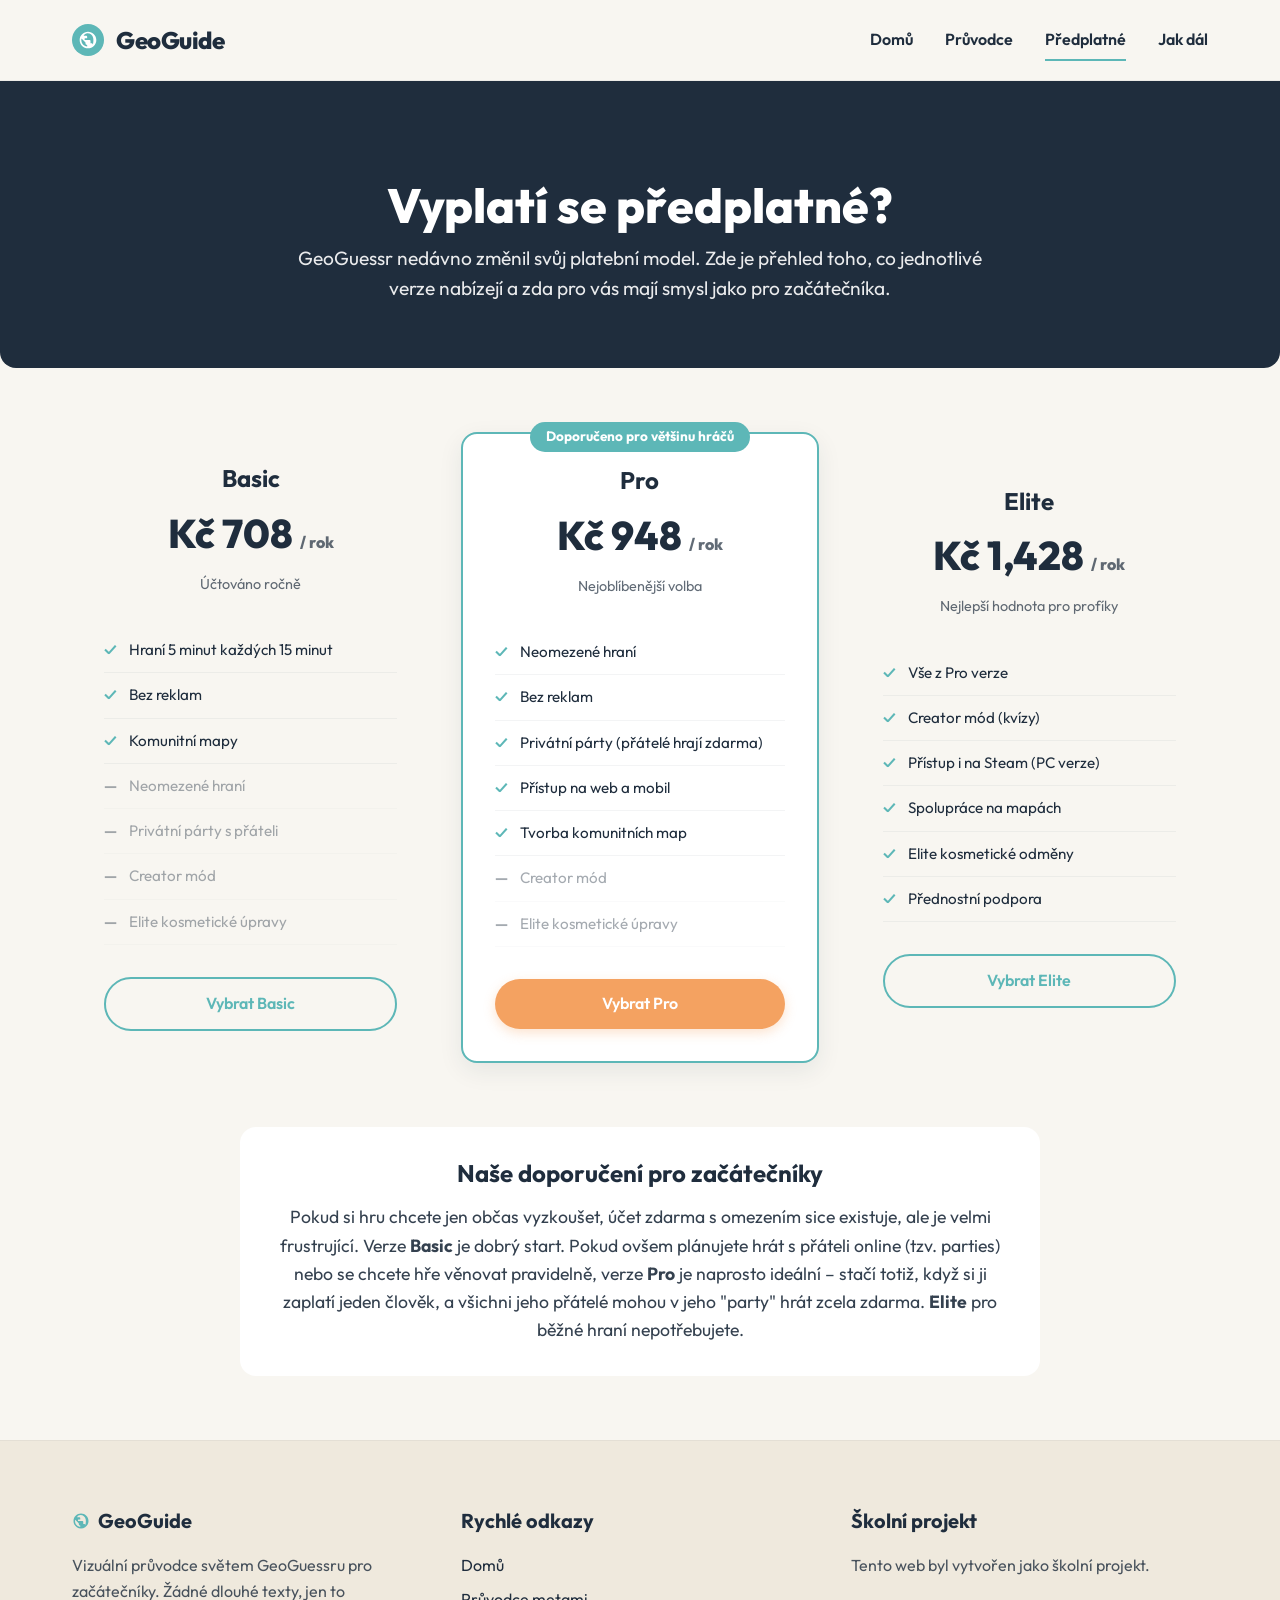
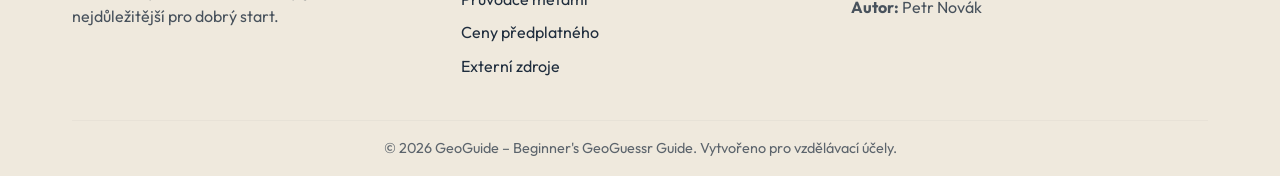
<file: pricing.html>
<!DOCTYPE html>
<html lang="cs">

<head>
    <meta charset="UTF-8">
    <meta name="viewport" content="width=device-width, initial-scale=1.0">
    <title>Předplatné | GeoGuide</title>
    <link rel="preconnect" href="https://fonts.googleapis.com">
    <link rel="preconnect" href="https://fonts.gstatic.com" crossorigin>
    <link href="https://fonts.googleapis.com/css2?family=Outfit:wght@400;600;700;800&display=swap" rel="stylesheet">
    <link rel="stylesheet" href="css/style.css">
    <link rel="icon"
        href="data:image/svg+xml,<svg xmlns=%22http://www.w3.org/2000/svg%22 viewBox=%220 0 100 100%22><text y=%22.9em%22 font-size=%2290%22>🌍</text></svg>">
</head>

<body>

    <!-- Header Overlay -->
    <div class="header__overlay" aria-hidden="true"></div>

    <!-- Header / Navigation -->
    <header class="header">
        <div class="container header__container">
            <a href="index.html" class="header__logo-link">
                <div class="header__logo-icon">
                    <svg viewBox="0 0 24 24" xmlns="http://www.w3.org/2000/svg">
                        <path
                            d="M12 2C6.48 2 2 6.48 2 12C2 17.52 6.48 22 12 22C17.52 22 22 17.52 22 12C22 6.48 17.52 2 12 2ZM11 19.93C7.05 19.43 4 16.05 4 12C4 11.38 4.08 10.79 4.21 10.21L9 15V16C9 17.1 9.9 18 11 18V19.93ZM17.9 17.39C17.64 16.58 16.9 16 16 16H15V13C15 12.45 14.55 12 14 12H8V10.5C8 10.22 8.22 10 8.5 10H11V8C11 7.45 10.55 7 10 7H6.74C7.57 5.22 9.3 4 11.3 4C14.73 4 17.58 6.42 18.23 9.69C18.66 11.83 18.52 14.7 17.9 17.39Z" />
                    </svg>
                </div>
                <span class="header__logo-text">GeoGuide</span>
            </a>

            <button class="header__mobile-btn" aria-label="Toggle menu" aria-expanded="false">
                <span class="header__hamburger"></span>
            </button>

            <nav>
                <menu class="header__nav-list">
                    <li><a href="index.html" class="header__nav-link">Domů</a></li>
                    <li><a href="guide.html" class="header__nav-link">Průvodce</a></li>
                    <li><a href="pricing.html" class="header__nav-link header__nav-link--active">Předplatné</a></li>
                    <li><a href="resources.html" class="header__nav-link">Jak dál</a></li>
                </menu>
            </nav>
        </div>
    </header>

    <main class="main">
        <!-- Page Intro Banner -->
        <section class="page-intro">
            <div class="container reveal">
                <h1 class="page-intro__title">Vyplatí se předplatné?</h1>
                <p class="page-intro__desc">GeoGuessr nedávno změnil svůj platební model. Zde je přehled toho, co jednotlivé
                    verze nabízejí a zda pro vás mají smysl jako pro začátečníka.</p>
            </div>
        </section>

        <!-- Pricing Section -->
        <section class="section section--no-pt">
            <div class="container">
                <div class="pricing-grid">

                    <!-- Basic Plan -->
                    <article class="card pricing-card reveal" style="transition-delay: 0.1s;">
                        <h2 class="pricing-card__title">Basic</h2>
                        <div class="pricing-card__price">Kč 708 <span>/ rok</span></div>
                        <p class="pricing-card__period">Účtováno ročně</p>
                        <ul class="pricing-card__features">
                            <li class="pricing-card__feature">Hraní 5 minut každých 15 minut</li>
                            <li class="pricing-card__feature">Bez reklam</li>
                            <li class="pricing-card__feature">Komunitní mapy</li>
                            <li class="pricing-card__feature pricing-card__feature--disabled">Neomezené hraní</li>
                            <li class="pricing-card__feature pricing-card__feature--disabled">Privátní párty s přáteli</li>
                            <li class="pricing-card__feature pricing-card__feature--disabled">Creator mód</li>
                            <li class="pricing-card__feature pricing-card__feature--disabled">Elite kosmetické úpravy</li>
                        </ul>
                        <a href="https://www.geoguessr.com/pro" target="_blank" class="btn btn--secondary btn--full pricing-card__btn">Vybrat Basic</a>
                    </article>

                    <!-- Pro Plan (Recommended) -->
                    <article class="card pricing-card pricing-card--popular reveal" style="transition-delay: 0.2s;">
                        <div class="pricing-card__badge">Doporučeno pro většinu hráčů</div>
                        <h2 class="pricing-card__title">Pro</h2>
                        <div class="pricing-card__price">Kč 948 <span>/ rok</span></div>
                        <p class="pricing-card__period">Nejoblíbenější volba</p>
                        <ul class="pricing-card__features">
                            <li class="pricing-card__feature">Neomezené hraní</li>
                            <li class="pricing-card__feature">Bez reklam</li>
                            <li class="pricing-card__feature">Privátní párty (přátelé hrají zdarma)</li>
                            <li class="pricing-card__feature">Přístup na web a mobil</li>
                            <li class="pricing-card__feature">Tvorba komunitních map</li>
                            <li class="pricing-card__feature pricing-card__feature--disabled">Creator mód</li>
                            <li class="pricing-card__feature pricing-card__feature--disabled">Elite kosmetické úpravy</li>
                        </ul>
                        <a href="https://www.geoguessr.com/pro" target="_blank" class="btn btn--full pricing-card__btn">Vybrat Pro</a>
                    </article>

                    <!-- Elite Plan -->
                    <article class="card pricing-card reveal" style="transition-delay: 0.3s;">
                        <h2 class="pricing-card__title">Elite</h2>
                        <div class="pricing-card__price">Kč 1,428 <span>/ rok</span></div>
                        <p class="pricing-card__period">Nejlepší hodnota pro profíky</p>
                        <ul class="pricing-card__features">
                            <li class="pricing-card__feature">Vše z Pro verze</li>
                            <li class="pricing-card__feature">Creator mód (kvízy)</li>
                            <li class="pricing-card__feature">Přístup i na Steam (PC verze)</li>
                            <li class="pricing-card__feature">Spolupráce na mapách</li>
                            <li class="pricing-card__feature">Elite kosmetické odměny</li>
                            <li class="pricing-card__feature">Přednostní podpora</li>
                        </ul>
                        <a href="https://www.geoguessr.com/pro" target="_blank" class="btn btn--secondary btn--full pricing-card__btn">Vybrat Elite</a>
                    </article>

                </div>

                <!-- Recommendation Section -->
                <div class="reveal pricing-info u-max-width-800 u-text-center">
                    <h2 class="section__title" style="font-size: 1.5rem;">Naše doporučení pro začátečníky</h2>
                    <p class="pricing-info__text">
                        Pokud si hru chcete jen občas vyzkoušet, účet zdarma s omezením sice existuje, ale je velmi
                        frustrující. Verze <strong>Basic</strong> je dobrý start. Pokud ovšem plánujete hrát s přáteli
                        online (tzv. parties) nebo se chcete hře věnovat pravidelně, verze <strong>Pro</strong> je naprosto
                        ideální – stačí totiž, když si ji zaplatí jeden člověk, a všichni jeho přátelé mohou v jeho "party"
                        hrát zcela zdarma. <strong>Elite</strong> pro běžné hraní nepotřebujete.
                    </p>
                </div>
            </div>
        </section>
    </main>

    <!-- Footer -->
    <footer class="footer">
        <div class="container">
            <div class="footer__grid">
                <div>
                    <div class="footer__title">
                        <svg viewBox="0 0 24 24" xmlns="http://www.w3.org/2000/svg">
                            <path
                                d="M12 2C6.48 2 2 6.48 2 12C2 17.52 6.48 22 12 22C17.52 22 22 17.52 22 12C22 6.48 17.52 2 12 2ZM11 19.93C7.05 19.43 4 16.05 4 12C4 11.38 4.08 10.79 4.21 10.21L9 15V16C9 17.1 9.9 18 11 18V19.93ZM17.9 17.39C17.64 16.58 16.9 16 16 16H15V13C15 12.45 14.55 12 14 12H8V10.5C8 10.22 8.22 10 8.5 10H11V8C11 7.45 10.55 7 10 7H6.74C7.57 5.22 9.3 4 11.3 4C14.73 4 17.58 6.42 18.23 9.69C18.66 11.83 18.52 14.7 17.9 17.39Z" />
                        </svg>
                        GeoGuide
                    </div>
                    <p class="footer__desc">Vizuální průvodce světem GeoGuessru pro začátečníky. Žádné dlouhé texty, jen
                        to nejdůležitější pro dobrý start.</p>
                </div>
                <div>
                    <div class="footer__title">Rychlé odkazy</div>
                    <ul class="footer__list">
                        <li class="footer__list-item"><a href="index.html" class="footer__list-link">Domů</a></li>
                        <li class="footer__list-item"><a href="guide.html" class="footer__list-link">Průvodce metami</a></li>
                        <li class="footer__list-item"><a href="pricing.html" class="footer__list-link">Ceny předplatného</a></li>
                        <li class="footer__list-item"><a href="resources.html" class="footer__list-link">Externí zdroje</a></li>
                    </ul>
                </div>
                <div>
                    <div class="footer__title">Školní projekt</div>
                    <p class="footer__desc">Tento web byl vytvořen jako školní projekt.</p>
                    <p class="footer__desc"><strong>Autor:</strong> Petr Novák</p>
                </div>
            </div>
            <div class="footer__bottom">
                &copy; 2026 GeoGuide – Beginner's GeoGuessr Guide. Vytvořeno pro vzdělávací účely.
            </div>
        </div>
    </footer>

    <script src="js/script.js"></script>
</body>

</html>
</file>
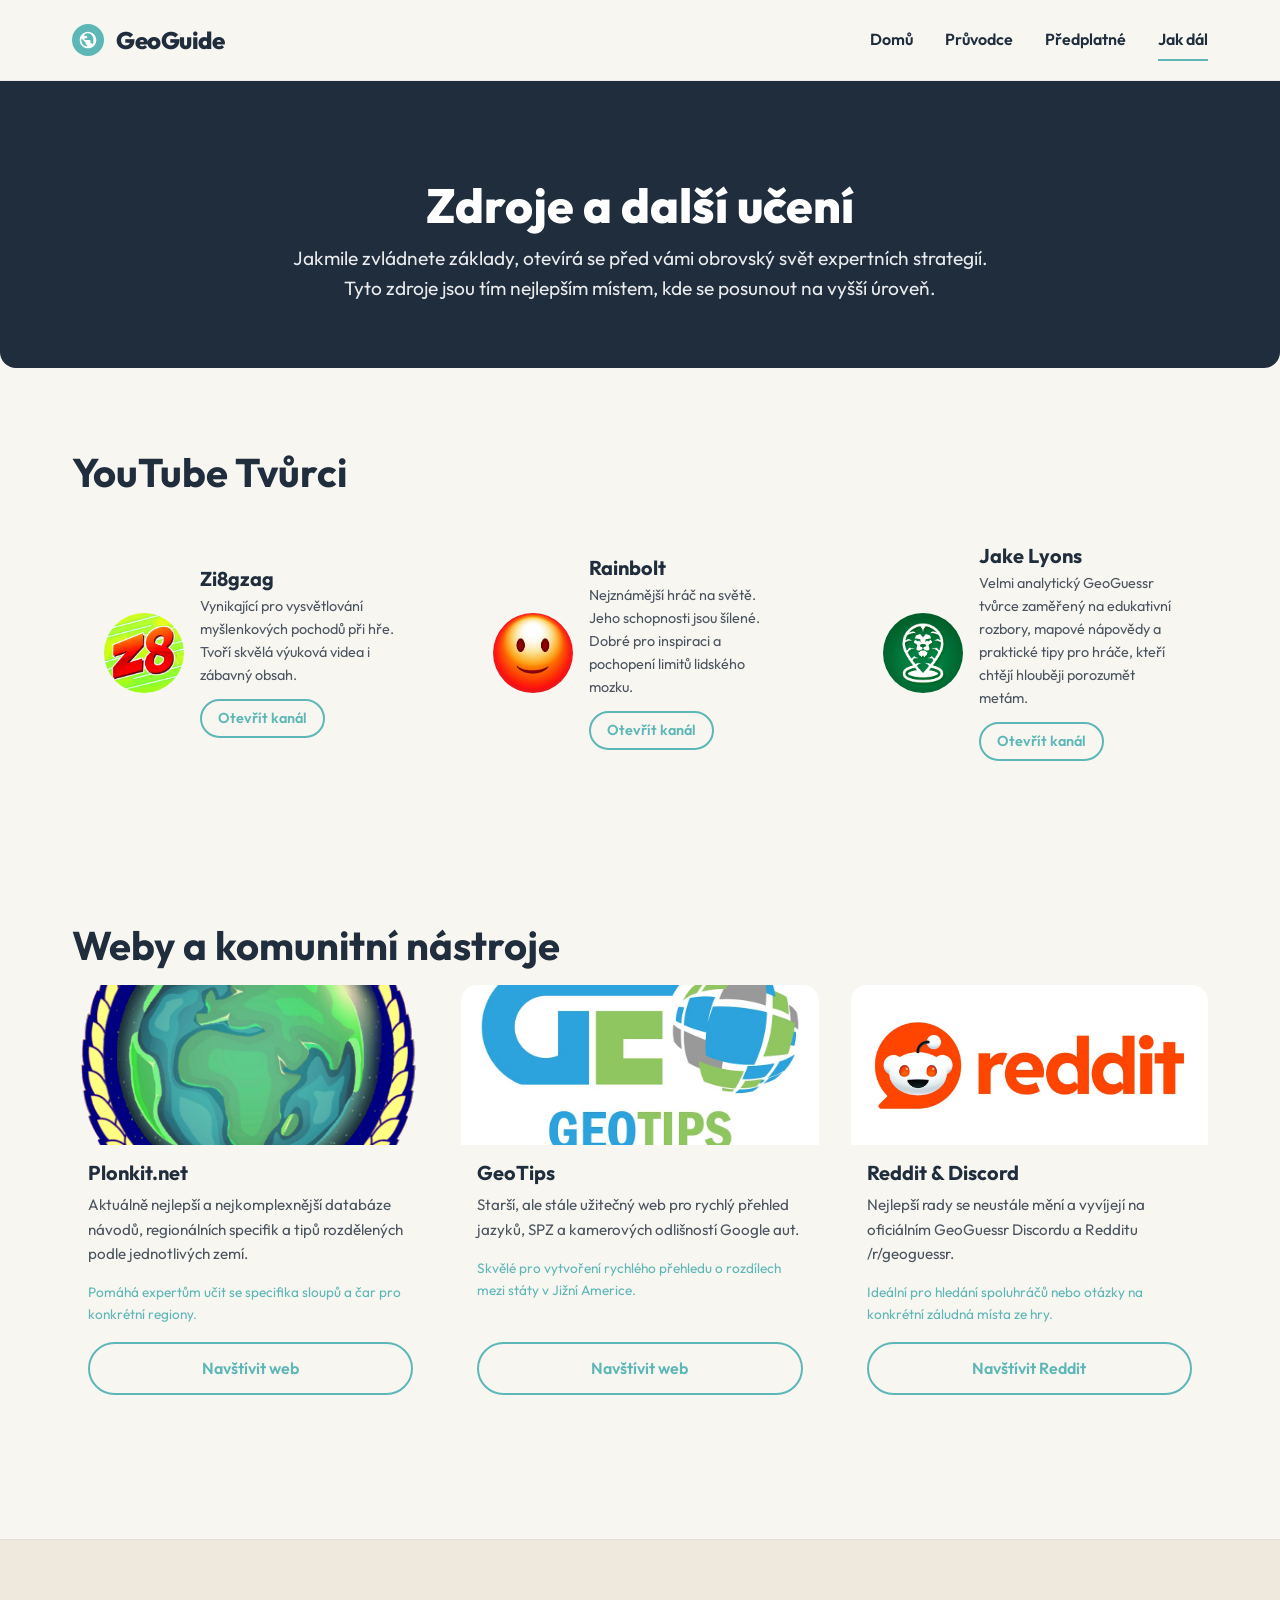
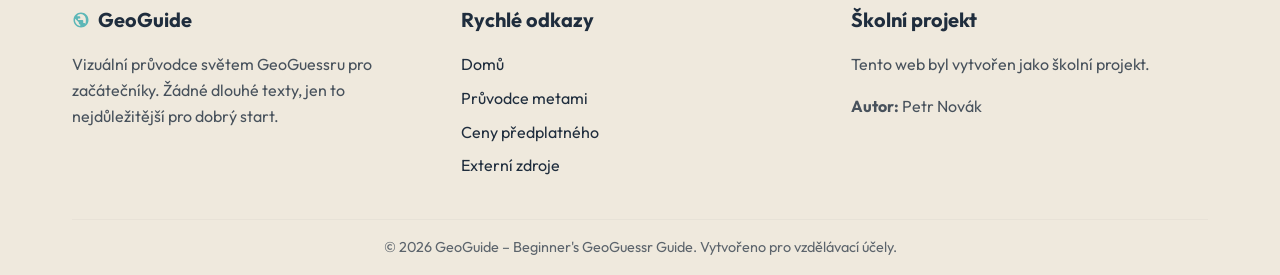
<file: resources.html>
<!DOCTYPE html>
<html lang="cs">

<head>
    <meta charset="UTF-8">
    <meta name="viewport" content="width=device-width, initial-scale=1.0">
    <title>Jak dál | GeoGuide</title>
    <link rel="preconnect" href="https://fonts.googleapis.com">
    <link rel="preconnect" href="https://fonts.gstatic.com" crossorigin>
    <link href="https://fonts.googleapis.com/css2?family=Outfit:wght@400;600;700;800&display=swap" rel="stylesheet">
    <link rel="stylesheet" href="css/style.css">
    <link rel="icon"
        href="data:image/svg+xml,<svg xmlns=%22http://www.w3.org/2000/svg%22 viewBox=%220 0 100 100%22><text y=%22.9em%22 font-size=%2290%22>🌍</text></svg>">
</head>

<body>

    <!-- Header Overlay -->
    <div class="header__overlay" aria-hidden="true"></div>

    <!-- Header / Navigation -->
    <header class="header">
        <div class="container header__container">
            <a href="index.html" class="header__logo-link">
                <div class="header__logo-icon">
                    <svg viewBox="0 0 24 24" xmlns="http://www.w3.org/2000/svg">
                        <path
                            d="M12 2C6.48 2 2 6.48 2 12C2 17.52 6.48 22 12 22C17.52 22 22 17.52 22 12C22 6.48 17.52 2 12 2ZM11 19.93C7.05 19.43 4 16.05 4 12C4 11.38 4.08 10.79 4.21 10.21L9 15V16C9 17.1 9.9 18 11 18V19.93ZM17.9 17.39C17.64 16.58 16.9 16 16 16H15V13C15 12.45 14.55 12 14 12H8V10.5C8 10.22 8.22 10 8.5 10H11V8C11 7.45 10.55 7 10 7H6.74C7.57 5.22 9.3 4 11.3 4C14.73 4 17.58 6.42 18.23 9.69C18.66 11.83 18.52 14.7 17.9 17.39Z" />
                    </svg>
                </div>
                <span class="header__logo-text">GeoGuide</span>
            </a>

            <button class="header__mobile-btn" aria-label="Toggle menu" aria-expanded="false">
                <span class="header__hamburger"></span>
            </button>

            <nav>
                <menu class="header__nav-list">
                    <li><a href="index.html" class="header__nav-link">Domů</a></li>
                    <li><a href="guide.html" class="header__nav-link">Průvodce</a></li>
                    <li><a href="pricing.html" class="header__nav-link">Předplatné</a></li>
                    <li><a href="resources.html" class="header__nav-link header__nav-link--active">Jak dál</a></li>
                </menu>
            </nav>
        </div>
    </header>

    <main class="main">
        <!-- Page Intro Banner -->
        <section class="page-intro">
            <div class="container reveal">
                <h1 class="page-intro__title">Zdroje a další učení</h1>
                <p class="page-intro__desc">Jakmile zvládnete základy, otevírá se před vámi obrovský svět expertních
                    strategií. Tyto zdroje jsou tím nejlepším místem, kde se posunout na vyšší úroveň.</p>
            </div>
        </section>

        <!-- YouTube Creators Section -->
        <section class="section section--sm-pt">
            <div class="container">
                <h2 class="section__title reveal">YouTube Tvůrci</h2>
                <div class="resource-grid">

                    <!-- Creator 1 -->
                    <article class="card creator-card reveal" style="transition-delay: 0.1s;">
                        <img src="assets/images/resources/zi8gzag_placeholder.jpg" alt="Zi8gzag" class="creator-card__img" width="80" height="80">
                        <div class="creator-card__info">
                            <h3 class="creator-card__name">Zi8gzag</h3>
                            <p class="creator-card__desc">Vynikající pro vysvětlování myšlenkových pochodů při hře. Tvoří skvělá
                                výuková videa i zábavný obsah.</p>
                            <a href="https://www.youtube.com/@zi8gzag" target="_blank" class="btn btn--secondary creator-card__btn">Otevřít kanál</a>
                        </div>
                    </article>

                    <!-- Creator 2 -->
                    <article class="card creator-card reveal" style="transition-delay: 0.2s;">
                        <img src="assets/images/resources/rainbolt_placeholder.jpg" alt="Rainbolt" class="creator-card__img" width="80" height="80">
                        <div class="creator-card__info">
                            <h3 class="creator-card__name">Rainbolt</h3>
                            <p class="creator-card__desc">Nejznámější hráč na světě. Jeho schopnosti jsou šílené. Dobré pro
                                inspiraci a pochopení limitů lidského mozku.</p>
                            <a href="https://www.youtube.com/@georainbolt" target="_blank" class="btn btn--secondary creator-card__btn">Otevřít kanál</a>
                        </div>
                    </article>

                    <!-- Creator 3 -->
                    <article class="card creator-card reveal" style="transition-delay: 0.3s;">
                        <img src="assets/images/resources/jakelyons.jpg" alt="Jake Lyons" class="creator-card__img" width="80" height="80">
                        <div class="creator-card__info">
                            <h3 class="creator-card__name">Jake Lyons</h3>
                            <p class="creator-card__desc">Velmi analytický GeoGuessr tvůrce zaměřený na edukativní rozbory, mapové nápovědy a praktické tipy pro hráče, kteří chtějí hlouběji porozumět metám.</p>
                            <a href="https://www.youtube.com/@JakeLyons" target="_blank" class="btn btn--secondary creator-card__btn">Otevřít kanál</a>
                        </div>
                    </article>

                </div>
            </div>
        </section>

        <!-- Websites Section -->
        <section class="section section--no-pt">
            <div class="container">
                <h2 class="section__title reveal">Weby a komunitní nástroje</h2>
                <div class="resource-grid">

                    <!-- Site 1 -->
                    <article class="card site-card reveal" style="transition-delay: 0.1s;">
                        <img src="assets/images/resources/plonk-it.webp" alt="Plonkit.net" class="site-card__img" width="600" height="300">
                        <div class="site-card__content">
                            <h3 class="site-card__title">Plonkit.net</h3>
                            <p class="site-card__desc">Aktuálně nejlepší a nejkomplexnější databáze návodů, regionálních specifik
                                a tipů rozdělených podle jednotlivých zemí.</p>
                            <p class="site-card__note">Pomáhá
                                expertům učit se specifika sloupů a čar pro konkrétní regiony.</p>
                            <a href="https://www.plonkit.net" target="_blank" class="btn btn--secondary btn--full site-card__btn">Navštívit web</a>
                        </div>
                    </article>

                    <!-- Site 2 -->
                    <article class="card site-card reveal" style="transition-delay: 0.2s;">
                        <img src="assets/images/resources/channels4_profile.jpg" alt="GeoTips" class="site-card__img" width="600" height="300">
                        <div class="site-card__content">
                            <h3 class="site-card__title">GeoTips</h3>
                            <p class="site-card__desc">Starší, ale stále užitečný web pro rychlý přehled jazyků, SPZ a kamerových
                                odlišností Google aut.</p>
                            <p class="site-card__note">Skvělé pro
                                vytvoření rychlého přehledu o rozdílech mezi státy v Jižní Americe.</p>
                            <a href="https://geotips.net/" target="_blank" class="btn btn--secondary btn--full site-card__btn">Navštívit web</a>
                        </div>
                    </article>

                    <!-- Site 3 -->
                    <article class="card site-card reveal" style="transition-delay: 0.3s;">
                        <img src="assets/images/resources/reddit_logo.jpg" alt="Komunitní návody na Redditu" class="site-card__img" width="600" height="300">
                        <div class="site-card__content">
                            <h3 class="site-card__title">Reddit & Discord</h3>
                            <p class="site-card__desc">Nejlepší rady se neustále mění a vyvíjejí na oficiálním GeoGuessr Discordu
                                a Redditu /r/geoguessr.</p>
                            <p class="site-card__note">Ideální pro
                                hledání spoluhráčů nebo otázky na konkrétní záludná místa ze hry.</p>
                            <a href="https://www.reddit.com/r/geoguessr/" target="_blank" class="btn btn--secondary btn--full site-card__btn">Navštívit Reddit</a>
                        </div>
                    </article>

                </div>
            </div>
        </section>
    </main>

    <!-- Footer -->
    <footer class="footer">
        <div class="container">
            <div class="footer__grid">
                <div>
                    <div class="footer__title">
                        <svg viewBox="0 0 24 24" xmlns="http://www.w3.org/2000/svg">
                            <path
                                d="M12 2C6.48 2 2 6.48 2 12C2 17.52 6.48 22 12 22C17.52 22 22 17.52 22 12C22 6.48 17.52 2 12 2ZM11 19.93C7.05 19.43 4 16.05 4 12C4 11.38 4.08 10.79 4.21 10.21L9 15V16C9 17.1 9.9 18 11 18V19.93ZM17.9 17.39C17.64 16.58 16.9 16 16 16H15V13C15 12.45 14.55 12 14 12H8V10.5C8 10.22 8.22 10 8.5 10H11V8C11 7.45 10.55 7 10 7H6.74C7.57 5.22 9.3 4 11.3 4C14.73 4 17.58 6.42 18.23 9.69C18.66 11.83 18.52 14.7 17.9 17.39Z" />
                        </svg>
                        GeoGuide
                    </div>
                    <p class="footer__desc">Vizuální průvodce světem GeoGuessru pro začátečníky. Žádné dlouhé texty, jen
                        to nejdůležitější pro dobrý start.</p>
                </div>
                <div>
                    <div class="footer__title">Rychlé odkazy</div>
                    <ul class="footer__list">
                        <li class="footer__list-item"><a href="index.html" class="footer__list-link">Domů</a></li>
                        <li class="footer__list-item"><a href="guide.html" class="footer__list-link">Průvodce metami</a></li>
                        <li class="footer__list-item"><a href="pricing.html" class="footer__list-link">Ceny předplatného</a></li>
                        <li class="footer__list-item"><a href="resources.html" class="footer__list-link">Externí zdroje</a></li>
                    </ul>
                </div>
                <div>
                    <div class="footer__title">Školní projekt</div>
                    <p class="footer__desc">Tento web byl vytvořen jako školní projekt.</p>
                    <p class="footer__desc"><strong>Autor:</strong> Petr Novák</p>
                </div>
            </div>
            <div class="footer__bottom">
                &copy; 2026 GeoGuide – Beginner's GeoGuessr Guide. Vytvořeno pro vzdělávací účely.
            </div>
        </div>
    </footer>

    <script src="js/script.js"></script>
</body>

</html>
</file>
<file: css/style.css>
@layer reset, base, layout, components, utilities;

@layer reset {

    *,
    *::before,
    *::after {
        margin: 0;
        padding: 0;
        box-sizing: border-box;
    }
}

@layer base {
    :root {
        /* Colors */
        --bg-color: #f8f6f1;
        --text-color: #1f2d3d;
        --cta-color: #f4a261;
        --cta-hover: #e09152;
        --secondary-color: #5db7b7;
        --card-bg: #efe9dd;
        --card-shadow: 0 0.5rem 1.5rem rgba(31, 45, 61, 0.08);
        /* 8px 24px */
        --header-bg: rgba(248, 246, 241, 0.95);

        /* Layout */
        --max-width: 75rem;
        /* 1200px */
        --spacing-sm: 0.5rem;
        --spacing-md: 1rem;
        --spacing-lg: 2rem;
        --spacing-xl: 4rem;
        --border-radius: 1rem;
        /* 16px */
        --border-radius-sm: 0.5rem;
        /* 8px */

        /* Typography */
        --transition-speed: 0.3s;
    }

    html {
        font-family: 'Outfit', sans-serif;
        font-size: 16px;
        scroll-behavior: smooth;
        background-color: var(--bg-color);
        color: var(--text-color);
        overflow-x: hidden;
    }

    body {
        line-height: 1.6;
        display: flex;
        flex-direction: column;
        min-height: 100vh;
        overflow-x: hidden;
    }

    img {
        max-width: 100%;
        height: auto;
        display: block;
        border-radius: var(--border-radius-sm);
        object-fit: cover;
    }

    a {
        text-decoration: none;
        color: inherit;
        transition: color var(--transition-speed);
        display: inline-block;
    }

    h1,
    h2,
    h3,
    h4,
    h5,
    h6 {
        font-weight: 700;
        line-height: 1.2;
    }

    p {
        margin-bottom: 1rem;
    }

    p:last-child {
        margin-bottom: 0;
    }
}

@layer layout {
    .container {
        max-width: var(--max-width);
        margin: 0 auto;
        padding: 0 var(--spacing-lg);
    }

    .main {
        flex-grow: 1;
    }

    .section {
        padding: var(--spacing-xl) 0;
    }
}

@layer components {

    /* Header */
    .header {
        position: sticky;
        top: 0;
        left: 0;
        background-color: var(--header-bg);
        backdrop-filter: blur(0.625rem);
        /* 10px */
        -webkit-backdrop-filter: blur(0.625rem);
        z-index: 1000;
        border-bottom: 0.0625rem solid rgba(31, 45, 61, 0.05);
        /* 1px */
        transition: box-shadow var(--transition-speed);
    }

    .header--scrolled {
        box-shadow: 0 0.25rem 0.75rem rgba(31, 45, 61, 0.05);
        /* 4px 12px */
    }

    .header__container {
        display: flex;
        justify-content: space-between;
        align-items: center;
        height: 5rem;
        /* 80px */
    }

    .header__logo-link {
        display: flex;
        align-items: center;
        gap: 0.75rem;
        /* 12px */
    }

    .header__logo-icon {
        width: 2rem;
        /* 32px */
        height: 2rem;
        background-color: var(--secondary-color);
        border-radius: 50%;
        display: flex;
        align-items: center;
        justify-content: center;
        color: #fff;
    }

    .header__logo-icon svg {
        width: 1.25rem;
        /* 20px */
        height: 1.25rem;
        fill: currentColor;
    }

    .header__logo-text {
        font-size: 1.5rem;
        font-weight: 800;
        letter-spacing: -0.03125rem;
        /* -0.5px */
    }

    /* Mobile menu button */
    .header__mobile-btn {
        display: block;
        /* Mobile first */
        background: none;
        border: none;
        cursor: pointer;
        padding: 0.5rem;
        z-index: 1001;
        margin-left: auto; /* Pushes the button to the far right */
    }

    .header__hamburger {
        width: 1.5rem;
        /* 24px */
        height: 0.125rem;
        /* 2px */
        background-color: var(--text-color);
        position: relative;
        transition: background-color var(--transition-speed);
        display: block;
    }

    .header__hamburger::before,
    .header__hamburger::after {
        content: '';
        position: absolute;
        width: 1.5rem;
        height: 0.125rem;
        background-color: var(--text-color);
        left: 0;
        transition: top var(--transition-speed), bottom var(--transition-speed), transform var(--transition-speed);
    }

    .header__hamburger::before {
        top: -0.5rem;
        /* -8px */
    }

    .header__hamburger::after {
        bottom: -0.5rem;
        /* -8px */
    }

    .header__hamburger--active {
        background-color: transparent;
    }

    .header__hamburger--active::before {
        top: 0;
        transform: rotate(45deg);
    }

    .header__hamburger--active::after {
        bottom: 0;
        transform: rotate(-45deg);
    }



    /* Nav List - Mobile First */
    .header__nav-list {
        list-style: none;
        margin: 0;
        padding: 0;
        position: fixed;
        top: 0;
        right: -100%;
        width: 80%;
        max-width: 18.75rem;
        /* 300px */
        height: 100vh;
        background-color: var(--header-bg);
        backdrop-filter: blur(0.625rem);
        -webkit-backdrop-filter: blur(0.625rem);
        display: flex;
        flex-direction: column;
        padding: 6.25rem var(--spacing-lg) var(--spacing-lg);
        /* 100px */
        box-shadow: -0.3125rem 0 0.9375rem rgba(0, 0, 0, 0.05);
        /* -5px 15px */
        transition: right var(--transition-speed);
    }

    .header__nav-list--active {
        right: 0;
    }

    .header__nav-link {
        font-weight: 600;
        position: relative;
        padding: 0.5rem 0;
        display: inline-block;
    }

    .header__nav-link::after {
        content: '';
        position: absolute;
        bottom: 0;
        left: 0;
        width: 0;
        height: 0.125rem;
        background-color: var(--secondary-color);
        transition: width var(--transition-speed);
    }

    .header__nav-link:hover::after,
    .header__nav-link--active::after {
        width: 100%;
    }

    @media (min-width: 768px) {
        .header__mobile-btn {
            display: none;
        }

        .header__nav-list {
            position: static;
            flex-direction: row;
            gap: var(--spacing-lg);
            width: auto;
            max-width: none;
            height: auto;
            background-color: transparent;
            padding: 0;
            box-shadow: none;
            backdrop-filter: none;
        }
    }

    /* Buttons */
    .btn {
        display: inline-block;
        padding: 0.75rem 1.75rem;
        /* 12px 28px */
        background-color: var(--cta-color);
        color: #fff;
        font-weight: 600;
        border-radius: 3.125rem;
        /* 50px */
        box-shadow: 0 0.25rem 0.75rem rgba(244, 162, 97, 0.3);
        /* 4px 12px */
        transition: background-color var(--transition-speed), color var(--transition-speed), transform var(--transition-speed), box-shadow var(--transition-speed);
        border: none;
        cursor: pointer;
        text-align: center;
        font-size: 1rem;
        font-family: inherit;
    }

    .btn:hover {
        background-color: var(--cta-hover);
        transform: translateY(-0.125rem);
        box-shadow: 0 0.375rem 1rem rgba(244, 162, 97, 0.4);
    }

    .btn--secondary {
        background-color: transparent;
        color: var(--secondary-color);
        border: 0.125rem solid var(--secondary-color);
        /* 2px */
        box-shadow: none;
    }

    .btn--secondary:hover {
        background-color: var(--secondary-color);
        color: #fff;
        box-shadow: 0 0.25rem 0.75rem rgba(93, 183, 183, 0.3);
    }

    .btn--full {
        display: block;
        width: 100%;
    }

    /* Hero Section */
    .hero {
        position: relative;
        overflow: hidden;
        border-radius: 0 0 var(--border-radius) var(--border-radius);
        margin-bottom: var(--spacing-xl);
        padding: 6rem 0;
        display: flex;
        align-items: center;
    }

    @media (min-width: 768px) {
        .hero {
            padding: 12rem 0;
        }
    }

    .hero__bg {
        position: absolute;
        top: 0;
        left: 0;
        width: 100%;
        height: 100%;
        object-fit: cover;
        z-index: -2;
        border-radius: 0;
    }

    .hero__overlay {
        position: absolute;
        top: 0;
        left: 0;
        width: 100%;
        height: 100%;
        background: linear-gradient(to right, rgba(31, 45, 61, 0.85), rgba(31, 45, 61, 0.4));
        z-index: -1;
    }

    .hero__content {
        color: #fff;
        max-width: 37.5rem;
        /* 600px */
    }

    .hero__subtitle {
        font-size: 1.1rem;
        font-weight: 600;
        color: var(--cta-color);
        text-transform: uppercase;
        letter-spacing: 0.125rem;
        /* 2px */
        margin-bottom: var(--spacing-sm);
        display: block;
    }

    .hero__title {
        font-size: 2.5rem;
        /* Mobile */
        font-weight: 800;
        line-height: 1.1;
        margin-bottom: var(--spacing-md);
        color: #fff;
    }

    @media (min-width: 768px) {
        .hero__title {
            font-size: 4rem;
            /* Desktop */
        }
    }

    .hero__desc {
        font-size: 1.2rem;
        font-weight: 400;
        color: rgba(255, 255, 255, 0.9);
        margin-bottom: var(--spacing-lg);
    }

    /* Page Intro Banner */
    .page-intro {
        background-color: var(--text-color);
        color: #fff;
        padding: calc(var(--spacing-xl) * 1.5) 0 var(--spacing-xl);
        text-align: center;
        border-radius: 0 0 var(--border-radius) var(--border-radius);
        margin-bottom: var(--spacing-xl);
    }

    .page-intro__title {
        font-size: 3rem;
        font-weight: 800;
        margin-bottom: var(--spacing-sm);
        color: #fff;
    }

    .page-intro__desc {
        font-size: 1.2rem;
        opacity: 0.9;
        max-width: 43.75rem;
        /* 700px */
        margin: 0 auto;
    }

    /* Section components */
    .section__title {
        font-size: 2rem;
        font-weight: 700;
        margin-bottom: var(--spacing-md);
        color: var(--text-color);
    }

    @media (min-width: 768px) {
        .section__title {
            font-size: 2.5rem;
        }
    }

    .section__subtitle {
        font-size: 1.25rem;
        color: var(--text-color);
        opacity: 0.8;
        margin-bottom: var(--spacing-xl);
    }

    /* Base Card System */
    .card {
        border-radius: var(--border-radius);
        transition: transform var(--transition-speed), box-shadow var(--transition-speed);
    }

    .card:not(.pricing-card--popular):hover {
        transform: translateY(-0.3125rem);
        /* -5px */
        box-shadow: var(--card-shadow);
    }

    /* Header Overlay */
    .header__overlay {
        position: fixed;
        top: 0;
        left: 0;
        width: 100%;
        height: 100vh;
        background-color: rgba(31, 45, 61, 0.5);
        backdrop-filter: blur(2px);
        -webkit-backdrop-filter: blur(2px);
        z-index: 1000;
        opacity: 0;
        visibility: hidden;
        transition: opacity var(--transition-speed), visibility var(--transition-speed);
    }

    .header__overlay--active {
        opacity: 1;
        visibility: visible;
    }

    /* Feature Grid */
    .features-grid {
        display: grid;
        grid-template-columns: 1fr;
        /* Mobile */
        gap: var(--spacing-lg);
    }

    @media (min-width: 768px) {
        .features-grid {
            grid-template-columns: repeat(auto-fit, minmax(18.75rem, 1fr));
            /* minmax 300px */
        }
    }

    /* Feature Card */
    .feature {
        padding: var(--spacing-lg);
        display: flex;
        flex-direction: column;
    }

    .feature__icon {
        width: 3rem;
        /* 48px */
        height: 3rem;
        background-color: rgba(93, 183, 183, 0.15);
        color: var(--secondary-color);
        border-radius: 0.75rem;
        /* 12px */
        display: flex;
        align-items: center;
        justify-content: center;
        margin-bottom: var(--spacing-md);
    }

    .feature__icon svg {
        width: 1.5rem;
        /* 24px */
        height: 1.5rem;
        fill: currentColor;
    }

    .feature__title {
        font-size: 1.5rem;
        font-weight: 700;
        margin-bottom: var(--spacing-sm);
    }

    .feature__desc {
        color: var(--text-color);
        opacity: 0.8;
        margin-bottom: var(--spacing-md);
        flex-grow: 1;
    }

    .feature__link {
        color: var(--secondary-color);
        font-weight: 700;
        display: inline-flex;
        align-items: center;
        gap: 0.5rem;
        /* 8px */
    }

    .feature__link::after {
        content: '→';
        transition: transform var(--transition-speed);
    }

    .feature:hover .feature__link::after {
        transform: translateX(0.25rem);
        /* 4px */
    }

    /* Meta Gallery */
    .gallery-grid {
        display: grid;
        grid-template-columns: 1fr;
        gap: var(--spacing-lg);
    }

    @media (min-width: 768px) {
        .gallery-grid {
            grid-template-columns: repeat(2, 1fr);
        }
    }

    /* Meta Card */
    .meta-card {
        overflow: hidden;
        box-shadow: 0 0.25rem 0.75rem rgba(31, 45, 61, 0.05);
        display: flex;
        flex-direction: column;
        /* Mobile first */
        align-items: stretch;
    }

    @media (min-width: 768px) {
        .meta-card {
            flex-direction: row;
            /* Desktop */
        }
    }

    .meta-card__img {
        width: 100%;
        height: 12.5rem;
        /* 200px */
        object-fit: cover;
        border-radius: 0;
        cursor: pointer;
    }

    @media (min-width: 768px) {
        .meta-card__img {
            width: 40%;
            height: auto;
        }
    }

    .meta-card__content {
        padding: var(--spacing-md);
        display: flex;
        flex-direction: column;
        justify-content: center;
    }

    @media (min-width: 768px) {
        .meta-card__content {
            width: 60%;
        }
    }

    .meta-card__title {
        font-size: 1.25rem;
        font-weight: 700;
        margin-bottom: var(--spacing-sm);
    }

    .meta-card__desc {
        font-size: 0.95rem;
        opacity: 0.8;
        margin-bottom: var(--spacing-sm);
        flex-grow: 1;
    }

    .meta-card__btn {
        padding: 0.5rem 1rem;
        font-size: 0.95rem;
        margin-top: auto;
        align-self: flex-start;
    }

    /* Pricing Grid */
    .pricing-grid {
        display: grid;
        grid-template-columns: 1fr;
        /* Mobile first */
        gap: var(--spacing-lg);
        align-items: center;
    }

    @media (min-width: 768px) {
        .pricing-grid {
            grid-template-columns: repeat(auto-fit, minmax(18.75rem, 1fr));
        }
    }

    /* Pricing Card */
    .pricing-card {
        padding: var(--spacing-lg);
        text-align: center;
        position: relative;
    }

    .pricing-card--popular {
        background-color: #fff;
        box-shadow: var(--card-shadow);
        border: 0.125rem solid var(--secondary-color);
    }

    @media (min-width: 768px) {
        .pricing-card--popular {
            transform: scale(1.05);
            /* Only scale on desktop to avoid layout issues */
        }
    }

    .pricing-card__badge {
        position: absolute;
        top: -0.75rem;
        left: 50%;
        transform: translateX(-50%);
        background-color: var(--secondary-color);
        color: #fff;
        padding: 0.25rem 1rem;
        border-radius: 1.25rem;
        /* 20px */
        font-size: 0.85rem;
        font-weight: 700;
        white-space: nowrap;
    }

    .pricing-card__title {
        font-size: 1.5rem;
        font-weight: 700;
        margin-bottom: var(--spacing-sm);
    }

    .pricing-card__price {
        font-size: 2.5rem;
        font-weight: 800;
        color: var(--text-color);
        margin-bottom: var(--spacing-sm);
    }

    .pricing-card__price span {
        font-size: 1rem;
        opacity: 0.7;
    }

    .pricing-card__period {
        font-size: 0.9rem;
        opacity: 0.7;
        margin-bottom: var(--spacing-lg);
    }

    .pricing-card__features {
        list-style: none;
        margin-bottom: var(--spacing-lg);
        text-align: left;
    }

    .pricing-card__feature {
        padding: 0.625rem 0;
        /* 10px */
        border-bottom: 0.0625rem solid rgba(31, 45, 61, 0.05);
        display: flex;
        align-items: center;
        gap: 0.75rem;
        /* 12px */
        font-size: 0.95rem;
    }

    .pricing-card__feature::before {
        content: '✓';
        color: var(--secondary-color);
        font-weight: bold;
    }

    .pricing-card__feature--disabled {
        opacity: 0.4;
    }

    .pricing-card__feature--disabled::before {
        content: '—';
        color: var(--text-color);
    }

    .pricing-card__btn {
        width: 100%;
    }

    /* Resources Cards */
    .resource-grid {
        display: grid;
        grid-template-columns: 1fr;
        gap: var(--spacing-lg);
        margin-bottom: var(--spacing-xl);
    }

    @media (min-width: 768px) {
        .resource-grid {
            grid-template-columns: repeat(auto-fit, minmax(18.75rem, 1fr));
        }
    }

    .creator-card {
        padding: var(--spacing-lg);
        display: flex;
        align-items: center;
        gap: var(--spacing-md);
    }

    .creator-card__img {
        width: 5rem;
        /* 80px */
        height: 5rem;
        border-radius: 50%;
        object-fit: cover;
    }

    .creator-card__info {
        flex-grow: 1;
    }

    .creator-card__name {
        font-size: 1.25rem;
        font-weight: 700;
        margin-bottom: 0.25rem;
    }

    .creator-card__desc {
        font-size: 0.9rem;
        opacity: 0.8;
        margin-bottom: 0.75rem;
        /* 12px */
    }

    .creator-card__btn {
        padding: 0.375rem 1rem;
        font-size: 0.9rem;
    }

    .site-card {
        background-color: transparent;
        box-shadow: none;
        overflow: hidden;
        /* Needed for border-radius on image */
        display: flex;
        flex-direction: column;
    }

    .site-card__img {
        width: 100%;
        height: 10rem;
        /* 160px */
        object-fit: cover;
        border-radius: 0;
    }

    .site-card__content {
        padding: var(--spacing-md);
        display: flex;
        flex-direction: column;
        flex-grow: 1;
    }

    .site-card__title {
        font-size: 1.25rem;
        font-weight: 700;
        margin-bottom: 0.5rem;
        /* 8px */
    }

    .site-card__desc {
        font-size: 0.95rem;
        opacity: 0.8;
        margin-bottom: var(--spacing-md);
    }

    .site-card__note {
        font-size: 0.85rem;
        color: var(--secondary-color);
        margin-bottom: 1rem;
        flex-grow: 1;
    }

    .site-card__btn {
        width: 100%;
        margin-top: auto;
    }

    /* Modal */
    .modal {
        position: fixed;
        top: 0;
        left: 0;
        width: 100%;
        height: 100%;
        background-color: rgba(31, 45, 61, 0.8);
        backdrop-filter: blur(0.3125rem);
        /* 5px */
        z-index: 2000;
        display: flex;
        align-items: center;
        justify-content: center;
        opacity: 0;
        visibility: hidden;
        transition: opacity var(--transition-speed), visibility var(--transition-speed);
        padding: var(--spacing-md);
    }

    .modal--active {
        opacity: 1;
        visibility: visible;
    }

    .modal__content {
        background-color: var(--bg-color);
        border-radius: var(--border-radius);
        width: 100%;
        max-width: 50rem;
        /* 800px max width */
        max-height: 90vh;
        overflow-y: auto;
        overflow-x: hidden;
        /* Allow scrolling inside the modal */
        display: flex;
        flex-direction: column;
        position: relative;
        transform: translateY(1.25rem);
        /* 20px */
        transition: transform var(--transition-speed);
        box-shadow: 0 1.25rem 2.5rem rgba(0, 0, 0, 0.2);
    }

    .modal--active .modal__content {
        transform: translateY(0);
    }

    .modal__close {
        position: absolute;
        top: 1rem;
        right: 1rem;
        background: rgba(31, 45, 61, 0.1);
        border: none;
        width: 2.25rem;
        /* 36px */
        height: 2.25rem;
        border-radius: 50%;
        font-size: 1.5rem;
        cursor: pointer;
        display: flex;
        align-items: center;
        justify-content: center;
        transition: background var(--transition-speed);
        z-index: 10;
        color: var(--text-color);
    }

    .modal__close:hover {
        background: rgba(31, 45, 61, 0.2);
    }

    .modal__img {
        width: 100%;
        height: auto;
        max-height: 30vh;
        object-fit: contain;
        background-color: #000; /* For contain letterboxing if any */
        border-radius: var(--border-radius) var(--border-radius) 0 0;
        flex-shrink: 0;
    }

    @media (min-width: 768px) {
        .modal__img {
            max-height: 25rem;
            /* 400px */
        }
    }

    .modal__body {
        padding: var(--spacing-lg);
        word-wrap: break-word;
        overflow-wrap: break-word;
    }

    .modal__title {
        font-size: 2rem;
        font-weight: 700;
        margin-bottom: var(--spacing-sm);
    }

    .modal__region {
        color: var(--secondary-color);
        font-weight: 600;
        margin-bottom: var(--spacing-md);
        display: inline-block;
        padding: 0.25rem 0.75rem;
        background: rgba(93, 183, 183, 0.15);
        border-radius: 1.25rem;
        /* 20px */
        font-size: 0.85rem;
    }

    .modal__text {
        font-size: 1.05rem;
        margin-bottom: var(--spacing-md);
    }

    .modal__good-for {
        font-size: 0.95rem;
        background-color: rgba(93, 183, 183, 0.1);
        border-left: 0.1875rem solid var(--secondary-color);
        padding: 0.75rem;
        margin-bottom: 1rem;
        border-radius: 0 0.25rem 0.25rem 0;
    }

    .modal__good-for strong {
        display: block;
        margin-bottom: 0.25rem;
        color: var(--text-color);
    }

    .modal__tip {
        background-color: rgba(244, 162, 97, 0.1);
        border-left: 0.25rem solid var(--cta-color);
        padding: var(--spacing-md);
        border-radius: 0 var(--border-radius-sm) var(--border-radius-sm) 0;
        margin-top: var(--spacing-md);
    }

    .modal__tip-title {
        font-weight: 700;
        color: var(--cta-hover);
        margin-bottom: 0.25rem;
    }

    /* Footer */
    .footer {
        background-color: var(--card-bg);
        padding: var(--spacing-xl) 0 var(--spacing-md);
        margin-top: auto;
        border-top: 0.0625rem solid rgba(31, 45, 61, 0.05);
    }

    .footer__grid {
        display: grid;
        grid-template-columns: 1fr;
        /* Mobile first */
        gap: var(--spacing-lg);
        margin-bottom: var(--spacing-lg);
    }

    @media (min-width: 768px) {
        .footer__grid {
            grid-template-columns: repeat(auto-fit, minmax(15.625rem, 1fr));
            /* 250px */
        }
    }

    .footer__title {
        font-size: 1.25rem;
        font-weight: 700;
        margin-bottom: var(--spacing-md);
        display: flex;
        align-items: center;
        gap: 0.5rem;
    }

    .footer__title svg {
        width: 1.125rem;
        /* 18px */
        height: 1.125rem;
        fill: var(--secondary-color);
    }

    .footer__desc {
        opacity: 0.8;
        margin-bottom: var(--spacing-md);
    }

    .footer__list {
        list-style: none;
    }

    .footer__list-item {
        margin-bottom: 0.5rem;
    }

    .footer__list-link:hover {
        color: var(--secondary-color);
    }

    .footer__bottom {
        text-align: center;
        padding-top: var(--spacing-md);
        border-top: 0.0625rem solid rgba(31, 45, 61, 0.05);
        opacity: 0.7;
        font-size: 0.9rem;
    }

    /* Carousel / Swiper Styles */
    .practical-carousel {
        margin-top: var(--spacing-md);
        padding-bottom: var(--spacing-xl);
    }
    
    .swiper-slide .card {
        max-width: 50rem; /* 800px */
        margin: 0 auto;
        height: 100%;
        display: flex;
        flex-direction: column;
    }

    .practical-carousel .meta-card__img {
        width: 100%;
        height: 12.5rem;
        object-fit: cover;
    }
    
    @media (min-width: 768px) {
        .practical-carousel .meta-card__img {
            height: 15rem;
        }
    }
    
    .swiper-pagination-bullet-active {
        background: var(--cta-color) !important;
    }

    .swiper-button-next,
    .swiper-button-prev {
        color: var(--cta-color) !important;
        background: rgba(255, 255, 255, 0.9);
        width: 2.5rem !important;
        height: 2.5rem !important;
        border-radius: 50%;
        box-shadow: 0 0.125rem 0.5rem rgba(0, 0, 0, 0.1);
    }

    .swiper-button-next::after,
    .swiper-button-prev::after {
        font-size: 1rem !important;
        font-weight: bold;
    }
}

@layer utilities {

    /* Accessibility */
    :focus-visible {
        outline: 0.1875rem solid var(--cta-color);
        outline-offset: 0.1875rem;
        border-radius: 0.125rem;
    }

    :focus:not(:focus-visible) {
        outline: none;
    }
    
    .card:focus-visible {
        outline-offset: 0.3125rem;
    }

    /* Scroll Lock */
    .body--locked {
        overflow: hidden;
    }

    .u-text-center {
        text-align: center;
    }

    .u-max-width-800 {
        max-width: 50rem;
        /* 800px */
        margin-left: auto;
        margin-right: auto;
    }

    .u-mb-3rem {
        margin-bottom: 3rem;
    }

    /* Animations */
    .reveal {
        opacity: 0;
        transform: translateY(1.875rem);
        /* 30px */
        transition: opacity 0.6s ease-out, transform 0.6s ease-out;
    }

    .reveal--active {
        opacity: 1;
        transform: translateY(0);
    }

    /* Section Modifiers */
    .section--no-pt {
        padding-top: 0;
    }

    .section--sm-pt {
        padding-top: 1rem;
    }

    .section__subtitle--mb-lg {
        margin-bottom: 3rem;
    }

    .section--bg-white {
        background-color: #fff;
        border-radius: var(--border-radius);
    }

    /* Pricing Info Box */
    .pricing-info {
        background-color: #fff;
        border-radius: var(--border-radius);
        padding: 2rem;
        margin-top: 4rem;
    }

    .pricing-info__text {
        font-size: 1.1rem;
        opacity: 0.9;
        margin-bottom: 0;
    }
}
</file>
